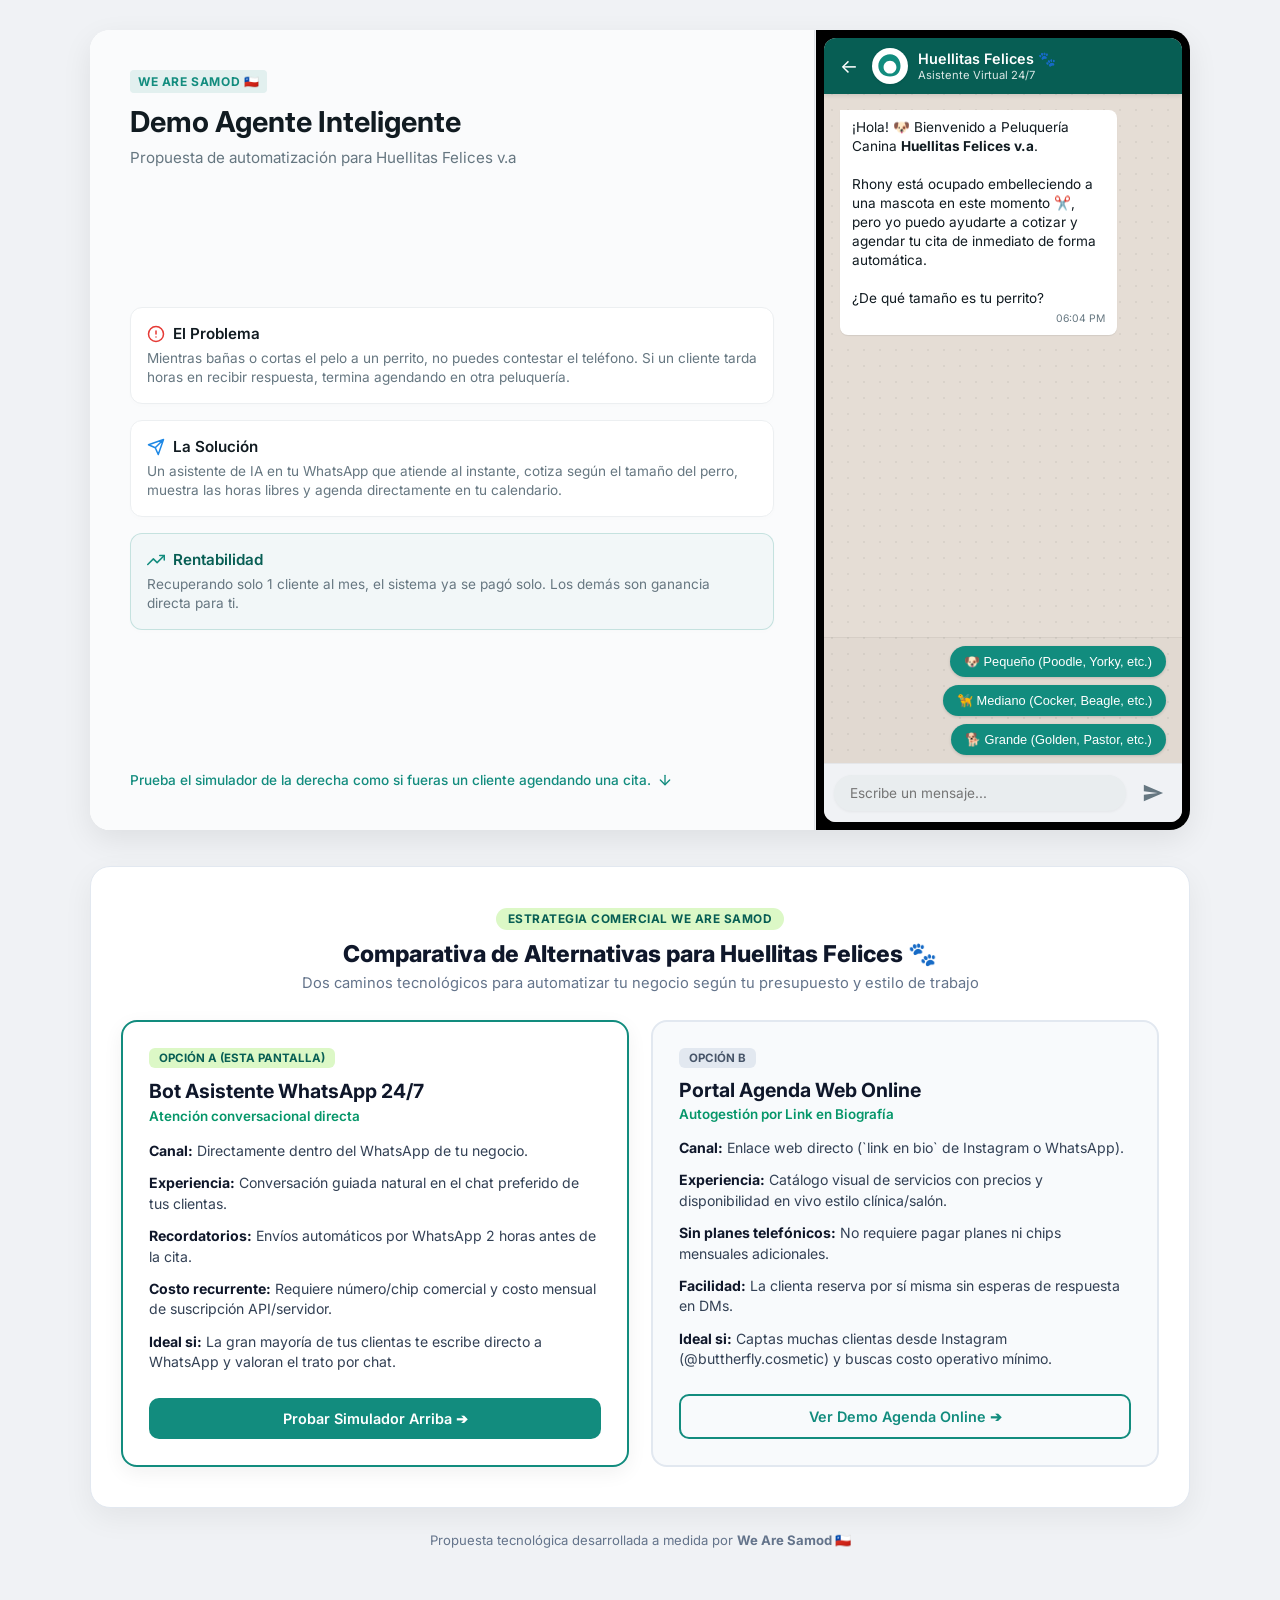
<file: src/index.html>
<!DOCTYPE html>
<html lang="es">
<head>
    <meta charset="UTF-8">
    <meta name="viewport" content="width=device-width, initial-scale=1.0">
    <title>Cargando Simulador... | We Are Samod</title>
    <!-- Fuente premium Google Fonts -->
    <link rel="preconnect" href="https://fonts.googleapis.com">
    <link rel="preconnect" href="https://fonts.gstatic.com" crossorigin>
    <link href="https://fonts.googleapis.com/css2?family=Inter:wght@400;500;600;700&display=swap" rel="stylesheet">
    <link rel="stylesheet" href="style.css?v=2.2.0">
    <style>
        /* Estilos integrados como respaldo garantizado contra cache */
        .comparison-matrix-section {
            width: 100%;
            max-width: 1100px;
            margin-top: 36px;
            background: #ffffff;
            border-radius: 20px;
            border: 1px solid #e2e8f0;
            box-shadow: 0 10px 30px rgba(0, 0, 0, 0.06);
            padding: 40px 30px;
            box-sizing: border-box;
        }
        .matrix-container { width: 100%; }
        .matrix-header { text-align: center; margin-bottom: 28px; }
        .matrix-badge {
            display: inline-block;
            background: var(--whatsapp-light, #DCF8C6);
            color: var(--whatsapp-green-dark, #075E54);
            font-size: 0.74rem;
            font-weight: 700;
            text-transform: uppercase;
            letter-spacing: 0.5px;
            padding: 4px 12px;
            border-radius: 20px;
            margin-bottom: 10px;
        }
        .matrix-header h2 {
            font-size: 1.45rem;
            font-weight: 800;
            color: #0f172a;
            margin-bottom: 6px;
        }
        .matrix-header p {
            font-size: 0.92rem;
            color: #64748b;
            max-width: 700px;
            margin: 0 auto;
        }
        .matrix-grid {
            display: grid;
            grid-template-columns: 1fr 1fr;
            gap: 22px;
        }
        .matrix-card {
            background: #f8fafc;
            border: 2px solid #e2e8f0;
            border-radius: 16px;
            padding: 26px;
            display: flex;
            flex-direction: column;
            justify-content: space-between;
            transition: transform 0.2s, box-shadow 0.2s;
        }
        .matrix-card:hover {
            transform: translateY(-2px);
            box-shadow: 0 8px 24px rgba(0, 0, 0, 0.06);
        }
        .matrix-card.featured {
            border-color: var(--whatsapp-green, #128C7E);
            background: #ffffff;
            box-shadow: 0 6px 20px rgba(0, 0, 0, 0.06);
        }
        .card-badge {
            display: inline-block;
            align-self: flex-start;
            font-size: 0.72rem;
            font-weight: 700;
            background: #e2e8f0;
            color: #475569;
            padding: 3px 10px;
            border-radius: 6px;
            margin-bottom: 10px;
            text-transform: uppercase;
        }
        .card-badge.highlight {
            background: var(--whatsapp-light, #DCF8C6);
            color: var(--whatsapp-green-dark, #075E54);
        }
        .matrix-card h4 {
            font-size: 1.22rem;
            font-weight: 700;
            color: #0f172a;
            margin-bottom: 4px;
        }
        .card-price-note {
            font-size: 0.84rem;
            font-weight: 600;
            color: #059669;
            margin-bottom: 16px;
        }
        .matrix-list {
            list-style: none;
            font-size: 0.88rem;
            color: #334155;
            display: flex;
            flex-direction: column;
            gap: 12px;
            margin-bottom: 24px;
            padding: 0;
        }
        .matrix-list li { line-height: 1.45; }
        .matrix-list li strong { color: #0f172a; }
        .btn-matrix {
            display: inline-flex;
            align-items: center;
            justify-content: center;
            gap: 8px;
            width: 100%;
            padding: 12px 20px;
            border-radius: 10px;
            font-size: 0.9rem;
            font-weight: 600;
            cursor: pointer;
            border: none;
            text-decoration: none;
            font-family: inherit;
            transition: all 0.2s;
            box-sizing: border-box;
        }
        .btn-matrix.btn-primary {
            background: var(--whatsapp-green, #128C7E);
            color: #ffffff;
        }
        .btn-matrix.btn-primary:hover {
            background: var(--whatsapp-green-dark, #075E54);
        }
        .btn-matrix.btn-outline {
            background: transparent;
            border: 2px solid var(--whatsapp-green, #128C7E);
            color: var(--whatsapp-green, #128C7E);
        }
        .btn-matrix.btn-outline:hover {
            background: var(--whatsapp-light, #DCF8C6);
        }
        .app-footer {
            width: 100%;
            max-width: 1100px;
            text-align: center;
            padding: 24px 0 10px;
            font-size: 0.82rem;
            color: #64748b;
        }
        @media (max-width: 768px) {
            .comparison-matrix-section {
                border-radius: 0;
                border-left: none;
                border-right: none;
                margin-top: 0;
                padding: 32px 16px;
                background: #ffffff;
            }
            .matrix-grid {
                grid-template-columns: 1fr;
                gap: 16px;
            }
            .matrix-header h2 {
                font-size: 1.25rem;
            }
        }
    </style>
</head>
<body>
    <!-- Pantalla de Carga Inicial -->
    <div id="loading-screen" class="loading-screen">
        <div class="spinner"></div>
        <p>Cargando propuesta interactiva...</p>
    </div>

    <div class="app-container" id="app-container" style="display: none;">
        
        <!-- Panel de Pitch Lateral (Visible en desktop) -->
        <div class="pitch-sidebar">
            <div class="brand-header">
                <span class="brand-tag">We Are Samod 🇨🇱</span>
                <h1 id="sidebar-title">Cargando...</h1>
                <p class="subtitle" id="sidebar-subtitle">Cargando...</p>
            </div>
            
            <div class="pitch-content">
                <div class="card">
                    <h3>
                        <svg class="card-icon" viewBox="0 0 24 24" fill="none" stroke="currentColor" stroke-width="2" stroke-linecap="round" stroke-linejoin="round">
                            <circle cx="12" cy="12" r="10"></circle>
                            <line x1="12" y1="8" x2="12" y2="12"></line>
                            <line x1="12" y1="16" x2="12.01" y2="16"></line>
                        </svg>
                        <span id="problem-title">El Problema</span>
                    </h3>
                    <p id="problem-desc">Cargando...</p>
                </div>
                
                <div class="card">
                    <h3>
                        <svg class="card-icon" viewBox="0 0 24 24" fill="none" stroke="currentColor" stroke-width="2" stroke-linecap="round" stroke-linejoin="round">
                            <path d="M22 2L11 13M22 2l-7 20-4-9-9-4 20-7z"></path>
                        </svg>
                        <span id="solution-title">La Solución</span>
                    </h3>
                    <p id="solution-desc">Cargando...</p>
                </div>
                
                <div class="card highlight">
                    <h3>
                        <svg class="card-icon" viewBox="0 0 24 24" fill="none" stroke="currentColor" stroke-width="2" stroke-linecap="round" stroke-linejoin="round">
                            <polyline points="23 6 13.5 15.5 8.5 10.5 1 18"></polyline>
                            <polyline points="17 6 23 6 23 12"></polyline>
                        </svg>
                        <span id="profit-title">Rentabilidad</span>
                    </h3>
                    <p id="profit-desc">Cargando...</p>
                </div>
            </div>
            
            <div class="pitch-footer">
                <p>
                    Prueba el simulador de la derecha como si fueras un cliente agendando una cita.
                    <svg class="footer-icon" viewBox="0 0 24 24" fill="none" stroke="currentColor" stroke-width="2" stroke-linecap="round" stroke-linejoin="round">
                        <line x1="12" y1="5" x2="12" y2="19"></line>
                        <polyline points="19 12 12 19 5 12"></polyline>
                    </svg>
                </p>
            </div>
        </div>

        <!-- Módulo del Teléfono Movil (Simulador de WhatsApp) -->
        <div class="phone-mockup">
            <div class="phone-screen">
                
                <!-- Cabecera de WhatsApp -->
                <div class="chat-header">
                    <div class="back-btn">&#8592;</div>
                    <div class="avatar" id="chat-avatar">
                        <!-- Se inyecta por JS (Grooming o Barbería) -->
                    </div>
                    <div class="contact-info">
                        <span class="contact-name" id="contact-name">Cargando...</span>
                        <span class="contact-status" id="contact-status">Cargando...</span>
                    </div>
                </div>

                <!-- Ventana de Mensajes -->
                <div class="chat-body" id="chat-body">
                    <!-- Los mensajes se cargarán dinámicamente -->
                </div>

                <!-- Panel de Respuestas Rápidas (Interactivo) -->
                <div class="quick-replies-container" id="quick-replies">
                    <!-- Los botones se insertarán dinámicamente con JS -->
                </div>

                <!-- Input de Escritura de WhatsApp -->
                <div class="chat-input-area">
                    <input type="text" id="chat-input" placeholder="Escribe un mensaje..." disabled>
                    <button id="send-btn" disabled>
                        <svg viewBox="0 0 24 24" fill="none" xmlns="http://www.w3.org/2000/svg">
                            <path d="M2.01 21L23 12L2.01 3L2 10L17 12L2 14L2.01 21Z" fill="#128C7E"/>
                        </svg>
                    </button>
                </div>
                
            </div>
        </div>

    </div>

    <!-- Sección Matriz Comparativa (Desktop & Mobile) -->
    <section class="comparison-matrix-section" id="comparison-section" style="display: none;">
        <div class="matrix-container">
            <div class="matrix-header">
                <div class="matrix-badge">Estrategia Comercial We Are Samod</div>
                <h2 id="matrix-title">Comparativa de Alternativas para Camila Galindo</h2>
                <p id="matrix-subtitle">Dos caminos tecnológicos para automatizar tu negocio según tu presupuesto y estilo de trabajo</p>
            </div>

            <div class="matrix-grid">
                <!-- Opción 1: WhatsApp -->
                <div class="matrix-card featured">
                    <div class="card-badge highlight">Opción A (Esta Pantalla)</div>
                    <h4>Bot Asistente WhatsApp 24/7</h4>
                    <div class="card-price-note">Atención conversacional directa</div>
                    <ul class="matrix-list">
                        <li><strong>Canal:</strong> Directamente dentro del WhatsApp de tu negocio.</li>
                        <li><strong>Experiencia:</strong> Conversación guiada natural en el chat preferido de tus clientas.</li>
                        <li><strong>Recordatorios:</strong> Envíos automáticos por WhatsApp 2 horas antes de la cita.</li>
                        <li><strong>Costo recurrente:</strong> Requiere número/chip comercial y costo mensual de suscripción API/servidor.</li>
                        <li><strong>Ideal si:</strong> La gran mayoría de tus clientas te escribe directo a WhatsApp y valoran el trato por chat.</li>
                    </ul>
                    <button class="btn-matrix btn-primary" onclick="window.scrollTo({top: 0, behavior: 'smooth'})">Probar Simulador Arriba ➔</button>
                </div>

                <!-- Opción 2: Agenda Web Online -->
                <div class="matrix-card">
                    <div class="card-badge">Opción B</div>
                    <h4>Portal Agenda Web Online</h4>
                    <div class="card-price-note">Autogestión por Link en Biografía</div>
                    <ul class="matrix-list">
                        <li><strong>Canal:</strong> Enlace web directo (`link en bio` de Instagram o WhatsApp).</li>
                        <li><strong>Experiencia:</strong> Catálogo visual de servicios con precios y disponibilidad en vivo estilo clínica/salón.</li>
                        <li><strong>Sin planes telefónicos:</strong> No requiere pagar planes ni chips mensuales adicionales.</li>
                        <li><strong>Facilidad:</strong> La clienta reserva por sí misma sin esperas de respuesta en DMs.</li>
                        <li><strong>Ideal si:</strong> Captas muchas clientas desde Instagram (@buttherfly.cosmetic) y buscas costo operativo mínimo.</li>
                    </ul>
                    <a href="agenda/" id="matrix-to-agenda-link" class="btn-matrix btn-outline">Ver Demo Agenda Online ➔</a>
                </div>
            </div>
        </div>
    </section>

    <!-- Footer -->
    <footer class="app-footer" style="display: none;">
        <p>Propuesta tecnológica desarrollada a medida por <strong>We Are Samod 🇨🇱</strong></p>
    </footer>
    
    <script src="script.js?v=2.2.0"></script>
</body>
</html>
</file>
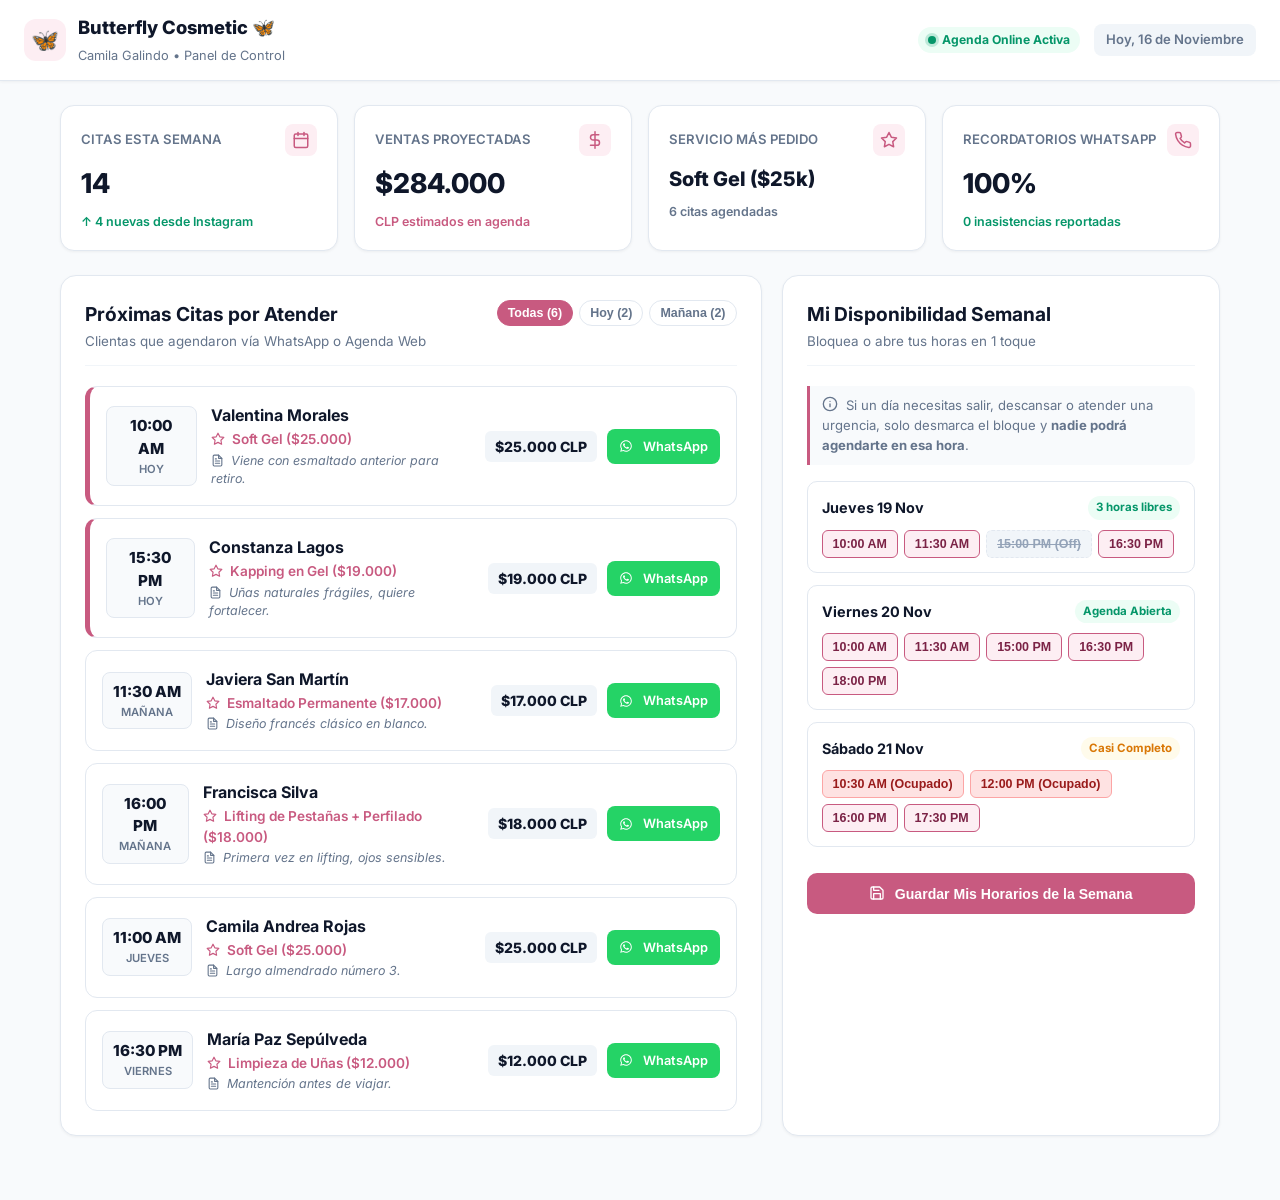
<file: src/admin/index.html>
<!DOCTYPE html>
<html lang="es">
<head>
    <meta charset="UTF-8">
    <meta name="viewport" content="width=device-width, initial-scale=1.0">
    <title>Panel de Administración | Butterfly Cosmetic</title>
    <link rel="preconnect" href="https://fonts.googleapis.com">
    <link rel="preconnect" href="https://fonts.gstatic.com" crossorigin>
    <link href="https://fonts.googleapis.com/css2?family=Inter:wght@400;500;600;700;800&display=swap" rel="stylesheet">
    <link rel="stylesheet" href="admin.css?v=1.0.0">
</head>
<body>
    <!-- Topbar Móvil / Desktop -->
    <header class="admin-topbar">
        <div class="topbar-left">
            <div class="brand-badge">
                <span class="brand-avatar-mini">🦋</span>
                <div>
                    <h1 id="brand-title">Butterfly Cosmetic</h1>
                    <span class="user-role" id="specialist-name">Camila Galindo • Panel Profesional</span>
                </div>
            </div>
        </div>
        <div class="topbar-right">
            <span class="live-pill"><span class="pulse-dot"></span> Agenda Online Activa</span>
            <div class="period-badge" id="current-date-badge">Hoy, 16 de Noviembre</div>
        </div>
    </header>

    <!-- Layout Principal -->
    <div class="admin-container">
        
        <!-- Métricas Rápidas del Negocio -->
        <section class="metrics-grid">
            <div class="metric-card">
                <div class="metric-header">
                    <span class="metric-title">Citas Esta Semana</span>
                    <span class="metric-icon">
                        <svg viewBox="0 0 24 24" fill="none" stroke="currentColor" stroke-width="2" stroke-linecap="round" stroke-linejoin="round" width="18" height="18"><rect x="3" y="4" width="18" height="18" rx="2" ry="2"></rect><line x1="16" y1="2" x2="16" y2="6"></line><line x1="8" y1="2" x2="8" y2="6"></line><line x1="3" y1="10" x2="21" y2="10"></line></svg>
                    </span>
                </div>
                <div class="metric-value" id="stat-weekly-count">14</div>
                <span class="metric-trend positive">↑ 4 nuevas desde Instagram</span>
            </div>

            <div class="metric-card">
                <div class="metric-header">
                    <span class="metric-title">Ventas Proyectadas</span>
                    <span class="metric-icon">
                        <svg viewBox="0 0 24 24" fill="none" stroke="currentColor" stroke-width="2" stroke-linecap="round" stroke-linejoin="round" width="18" height="18"><line x1="12" y1="1" x2="12" y2="23"></line><path d="M17 5H9.5a3.5 3.5 0 0 0 0 7h5a3.5 3.5 0 0 1 0 7H6"></path></svg>
                    </span>
                </div>
                <div class="metric-value" id="stat-revenue">$284.000</div>
                <span class="metric-trend highlight">CLP estimados en agenda</span>
            </div>

            <div class="metric-card">
                <div class="metric-header">
                    <span class="metric-title">Servicio Más Pedido</span>
                    <span class="metric-icon">
                        <svg viewBox="0 0 24 24" fill="none" stroke="currentColor" stroke-width="2" stroke-linecap="round" stroke-linejoin="round" width="18" height="18"><polygon points="12 2 15.09 8.26 22 9.27 17 14.14 18.18 21.02 12 17.77 5.82 21.02 7 14.14 2 9.27 8.91 8.26 12 2"></polygon></svg>
                    </span>
                </div>
                <div class="metric-value" style="font-size: 1.25rem;">Soft Gel ($25k)</div>
                <span class="metric-trend">6 citas agendadas</span>
            </div>

            <div class="metric-card">
                <div class="metric-header">
                    <span class="metric-title">Recordatorios WhatsApp</span>
                    <span class="metric-icon">
                        <svg viewBox="0 0 24 24" fill="none" stroke="currentColor" stroke-width="2" stroke-linecap="round" stroke-linejoin="round" width="18" height="18"><path d="M22 16.92v3a2 2 0 0 1-2.18 2 19.79 19.79 0 0 1-8.63-3.07 19.5 19.5 0 0 1-6-6 19.79 19.79 0 0 1-3.07-8.67A2 2 0 0 1 4.11 2h3a2 2 0 0 1 2 1.72 12.84 12.84 0 0 0 .7 2.81 2 2 0 0 1-.45 2.11L8.09 9.91a16 16 0 0 0 6 6l1.27-1.27a2 2 0 0 1 2.11-.45 12.84 12.84 0 0 0 2.81.7A2 2 0 0 1 22 16.92z"></path></svg>
                    </span>
                </div>
                <div class="metric-value">100%</div>
                <span class="metric-trend positive">0 inasistencias reportadas</span>
            </div>
        </section>

        <!-- Bloque Principal: Citas Pendientes + Control de Disponibilidad -->
        <div class="main-content-split">
            
            <!-- Columna Izquierda: Listado de Citas Agendadas -->
            <section class="admin-panel appointments-section">
                <div class="panel-header">
                    <div>
                        <h2>Próximas Citas por Atender</h2>
                        <p class="subtitle">Clientas que agendaron vía WhatsApp o Agenda Web</p>
                    </div>
                    <div class="filter-pills">
                        <button class="pill active" data-filter="all">Todas (6)</button>
                        <button class="pill" data-filter="today">Hoy (2)</button>
                        <button class="pill" data-filter="tomorrow">Mañana (2)</button>
                    </div>
                </div>

                <!-- Lista de Citas -->
                <div class="appointments-list" id="appointments-list">
                    <!-- Inyectado dinámicamente con JS -->
                </div>
            </section>

            <!-- Columna Derecha: Control de Horarios y Disponibilidad Semanal -->
            <aside class="admin-panel availability-section">
                <div class="panel-header">
                    <div>
                        <h2>Mi Disponibilidad Semanal</h2>
                        <p class="subtitle">Bloquea o abre tus horas en 1 toque</p>
                    </div>
                </div>

                <div class="availability-body">
                    <p class="help-text">
                        <svg viewBox="0 0 24 24" fill="none" stroke="currentColor" stroke-width="2" stroke-linecap="round" stroke-linejoin="round" width="16" height="16" style="vertical-align: -2px; margin-right: 4px;"><circle cx="12" cy="12" r="10"></circle><line x1="12" y1="16" x2="12" y2="12"></line><line x1="12" y1="8" x2="12.01" y2="8"></line></svg>
                        Si un día necesitas salir, descansar o atender una urgencia, solo desmarca el bloque y <strong>nadie podrá agendarte en esa hora</strong>.
                    </p>

                    <div class="day-slot-control">
                        <div class="day-row">
                            <span class="day-label">Jueves 19 Nov</span>
                            <span class="status-pill open">3 horas libres</span>
                        </div>
                        <div class="time-chips-toggle">
                            <button class="chip active">10:00 AM</button>
                            <button class="chip active">11:30 AM</button>
                            <button class="chip blocked" title="Bloqueado por ti">15:00 PM (Off)</button>
                            <button class="chip active">16:30 PM</button>
                        </div>
                    </div>

                    <div class="day-slot-control">
                        <div class="day-row">
                            <span class="day-label">Viernes 20 Nov</span>
                            <span class="status-pill open">Agenda Abierta</span>
                        </div>
                        <div class="time-chips-toggle">
                            <button class="chip active">10:00 AM</button>
                            <button class="chip active">11:30 AM</button>
                            <button class="chip active">15:00 PM</button>
                            <button class="chip active">16:30 PM</button>
                            <button class="chip active">18:00 PM</button>
                        </div>
                    </div>

                    <div class="day-slot-control">
                        <div class="day-row">
                            <span class="day-label">Sábado 21 Nov</span>
                            <span class="status-pill full">Casi Completo</span>
                        </div>
                        <div class="time-chips-toggle">
                            <button class="chip booked" title="Ya reservado por Valentina Morales">10:30 AM (Ocupado)</button>
                            <button class="chip booked" title="Ya reservado por Constanza Lagos">12:00 PM (Ocupado)</button>
                            <button class="chip active">16:00 PM</button>
                            <button class="chip active">17:30 PM</button>
                        </div>
                    </div>

                    <button class="btn btn-save-availability" onclick="alert('Horarios guardados y actualizados en la Agenda Online!')">
                        <svg viewBox="0 0 24 24" fill="none" stroke="currentColor" stroke-width="2" stroke-linecap="round" stroke-linejoin="round" width="16" height="16" style="vertical-align: -2px; margin-right: 6px;"><path d="M19 21H5a2 2 0 0 1-2-2V5a2 2 0 0 1 2-2h11l5 5v11a2 2 0 0 1-2 2z"></path><polyline points="17 21 17 13 7 13 7 21"></polyline><polyline points="7 3 7 8 15 8"></polyline></svg>
                        Guardar Mis Horarios de la Semana
                    </button>
                </div>
            </aside>

        </div>

    </div>

    <!-- Modal Rápido de Detalle de Cita -->
    <div id="appointment-modal" class="modal-overlay" style="display: none;">
        <div class="modal-card">
            <div class="modal-header">
                <h3>Detalle de la Cita</h3>
                <button class="close-modal" id="close-modal-btn">&times;</button>
            </div>
            <div class="modal-body" id="modal-content">
                <!-- Se llena con JS -->
            </div>
        </div>
    </div>

    <script src="admin.js?v=1.0.0"></script>
</body>
</html>
</file>
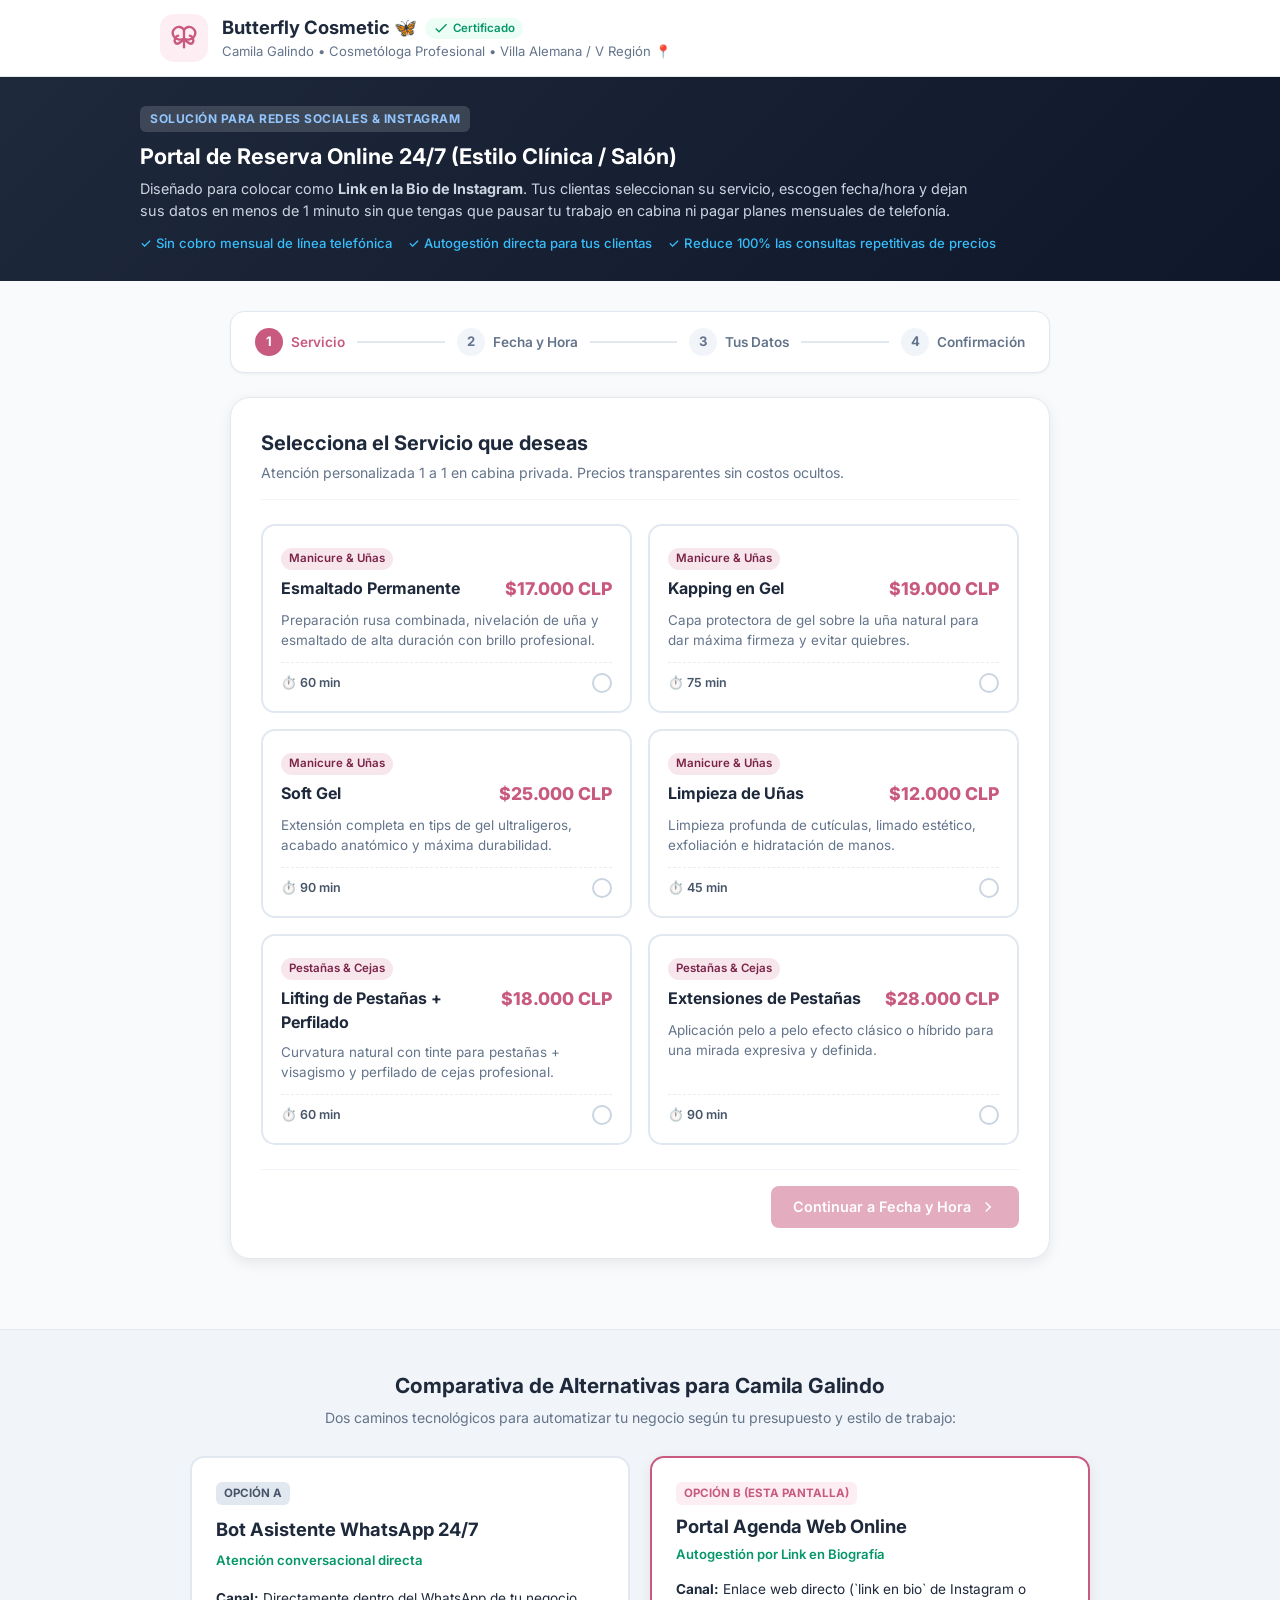
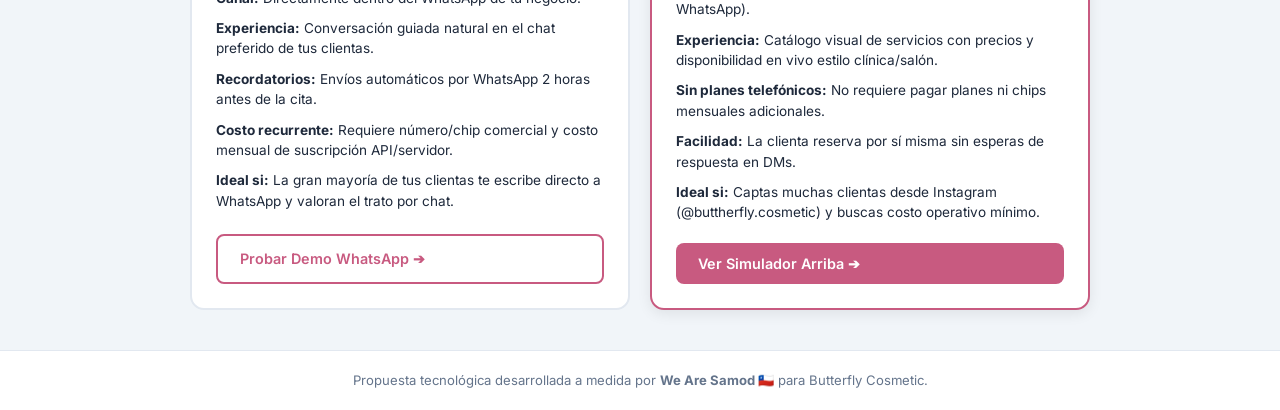
<file: src/agenda/index.html>
<!DOCTYPE html>
<html lang="es">
<head>
    <meta charset="UTF-8">
    <meta name="viewport" content="width=device-width, initial-scale=1.0">
    <title>Cargando Agenda Online... | We Are Samod</title>
    <!-- Fuente Inter -->
    <link rel="preconnect" href="https://fonts.googleapis.com">
    <link rel="preconnect" href="https://fonts.gstatic.com" crossorigin>
    <link href="https://fonts.googleapis.com/css2?family=Inter:wght@300;400;500;600;700;800&display=swap" rel="stylesheet">
    <link rel="stylesheet" href="agenda.css?v=2.2.0">
</head>
<body>
    <!-- Pantalla de Carga -->
    <div id="loading-screen" class="loading-screen">
        <div class="spinner"></div>
        <p>Cargando portal de agendamiento online...</p>
    </div>

    <!-- Contenedor Principal -->
    <div class="agenda-layout" id="agenda-layout" style="display: none;">
        
        <!-- Barra Superior / Header Clínico -->
        <header class="agenda-header">
            <div class="header-container">
                <div class="brand-block">
                    <div class="brand-avatar" id="brand-avatar">
                        <!-- Icono / Avatar inyectado dinámicamente -->
                    </div>
                    <div class="brand-details">
                        <div class="title-row">
                            <h1 id="brand-name">Cargando...</h1>
                            <span class="verified-badge" title="Profesional Certificada">
                                <svg viewBox="0 0 24 24" fill="currentColor" width="16" height="16">
                                    <path d="M9 16.17L4.83 12l-1.42 1.41L9 19 21 7l-1.41-1.41z"/>
                                </svg>
                                Certificado
                            </span>
                        </div>
                        <p class="brand-meta" id="brand-meta">Cargando datos del especialista...</p>
                    </div>
                </div>
            </div>
        </header>

        <!-- Banner Comparativo Ejecutivo (Pitch We Are Samod) -->
        <section class="executive-banner">
            <div class="banner-content">
                <div class="banner-tag">Solución para Redes Sociales & Instagram</div>
                <h2>Portal de Reserva Online 24/7 (Estilo Clínica / Salón)</h2>
                <p>
                    Diseñado para colocar como <strong>Link en la Bio de Instagram</strong>. Tus clientas seleccionan su servicio, escogen fecha/hora y dejan sus datos en menos de 1 minuto sin que tengas que pausar tu trabajo en cabina ni pagar planes mensuales de telefonía.
                </p>
                <div class="banner-perks">
                    <span class="perk-item">✓ Sin cobro mensual de línea telefónica</span>
                    <span class="perk-item">✓ Autogestión directa para tus clientas</span>
                    <span class="perk-item">✓ Reduce 100% las consultas repetitivas de precios</span>
                </div>
            </div>
        </section>

        <!-- Contenedor del Flujo de Agendamiento -->
        <main class="booking-container">
            
            <!-- Barra de Pasos (Stepper) -->
            <div class="stepper-bar">
                <div class="step-item active" id="step-nav-1">
                    <span class="step-num">1</span>
                    <span class="step-label">Servicio</span>
                </div>
                <div class="step-line" id="step-line-1"></div>
                <div class="step-item" id="step-nav-2">
                    <span class="step-num">2</span>
                    <span class="step-label">Fecha y Hora</span>
                </div>
                <div class="step-line" id="step-line-2"></div>
                <div class="step-item" id="step-nav-3">
                    <span class="step-num">3</span>
                    <span class="step-label">Tus Datos</span>
                </div>
                <div class="step-line" id="step-line-3"></div>
                <div class="step-item" id="step-nav-4">
                    <span class="step-num">4</span>
                    <span class="step-label">Confirmación</span>
                </div>
            </div>

            <!-- PASO 1: SELECCIÓN DE SERVICIO -->
            <section class="booking-step-panel" id="panel-step-1">
                <div class="section-title-box">
                    <h2>Selecciona el Servicio que deseas</h2>
                    <p>Atención personalizada 1 a 1 en cabina privada. Precios transparentes sin costos ocultos.</p>
                </div>

                <div class="services-grid" id="services-grid">
                    <!-- Se inyecta dinámicamente con JS -->
                </div>

                <div class="step-actions right">
                    <button class="btn btn-primary" id="btn-to-step-2" disabled>
                        <span>Continuar a Fecha y Hora</span>
                        <svg viewBox="0 0 24 24" fill="none" stroke="currentColor" stroke-width="2" width="18" height="18"><polyline points="9 18 15 12 9 6"></polyline></svg>
                    </button>
                </div>
            </section>

            <!-- PASO 2: SELECCIÓN DE FECHA Y HORA -->
            <section class="booking-step-panel" id="panel-step-2" style="display: none;">
                <div class="section-title-box">
                    <h2>Selecciona Día y Horario</h2>
                    <p>Disponibilidad en tiempo real para esta semana en Villa Alemana.</p>
                </div>

                <!-- Resumen rápido del servicio elegido -->
                <div class="selected-service-summary" id="selected-service-chip">
                    <!-- Inyectado por JS -->
                </div>

                <!-- Selector de Fechas (Carrusel semanal) -->
                <div class="date-strip-wrapper">
                    <label class="input-label">Días Disponibles:</label>
                    <div class="date-strip" id="date-strip">
                        <!-- Botones de fecha inyectados dinámicamente -->
                    </div>
                </div>

                <!-- Selector de Bloques Horarios -->
                <div class="time-slots-wrapper">
                    <label class="input-label">Bloques de Hora:</label>
                    
                    <div class="time-block-group">
                        <span class="block-subtitle">🌅 Mañana</span>
                        <div class="slots-grid" id="morning-slots">
                            <!-- Inyectado por JS -->
                        </div>
                    </div>

                    <div class="time-block-group">
                        <span class="block-subtitle">🌇 Tarde</span>
                        <div class="slots-grid" id="afternoon-slots">
                            <!-- Inyectado por JS -->
                        </div>
                    </div>
                </div>

                <div class="step-actions split">
                    <button class="btn btn-secondary" id="btn-back-to-1">
                        <svg viewBox="0 0 24 24" fill="none" stroke="currentColor" stroke-width="2" width="18" height="18"><polyline points="15 18 9 12 15 6"></polyline></svg>
                        <span>Volver a Servicios</span>
                    </button>
                    <button class="btn btn-primary" id="btn-to-step-3" disabled>
                        <span>Continuar a Mis Datos</span>
                        <svg viewBox="0 0 24 24" fill="none" stroke="currentColor" stroke-width="2" width="18" height="18"><polyline points="9 18 15 12 9 6"></polyline></svg>
                    </button>
                </div>
            </section>

            <!-- PASO 3: FORMULARIO DE CLIENTA -->
            <section class="booking-step-panel" id="panel-step-3" style="display: none;">
                <div class="section-title-box">
                    <h2>Información de Contacto</h2>
                    <p>Completa tus datos para agendar formalmente la cita y enviarte el recordatorio.</p>
                </div>

                <div class="form-grid">
                    <div class="form-group">
                        <label for="client-name">Nombre y Apellido *</label>
                        <input type="text" id="client-name" class="form-control" placeholder="Ej: Valentina Morales" required>
                    </div>

                    <div class="form-group">
                        <label for="client-phone">Teléfono WhatsApp *</label>
                        <input type="tel" id="client-phone" class="form-control" placeholder="+56 9 1234 5678" required>
                    </div>

                    <div class="form-group full-width">
                        <label for="client-email">Correo Electrónico (Para recordatorio)</label>
                        <input type="email" id="client-email" class="form-control" placeholder="ejemplo@correo.com">
                    </div>

                    <div class="form-group full-width">
                        <label for="client-notes">Detalle o requerimiento especial (Opcional)</label>
                        <textarea id="client-notes" class="form-control" rows="3" placeholder="Ej: Traigo esmaltado anterior para retirar, diseño especial de nail art, piel sensible, etc."></textarea>
                    </div>
                </div>

                <!-- Resumen previo a confirmar -->
                <div class="pre-confirm-box" id="pre-confirm-summary">
                    <!-- Resumen del horario y servicio -->
                </div>

                <div class="step-actions split">
                    <button class="btn btn-secondary" id="btn-back-to-2">
                        <svg viewBox="0 0 24 24" fill="none" stroke="currentColor" stroke-width="2" width="18" height="18"><polyline points="15 18 9 12 15 6"></polyline></svg>
                        <span>Cambiar Fecha u Hora</span>
                    </button>
                    <button class="btn btn-primary btn-confirm" id="btn-submit-booking">
                        <span>Confirmar Mi Reserva</span>
                        <svg viewBox="0 0 24 24" fill="none" stroke="currentColor" stroke-width="2" width="18" height="18"><polyline points="20 6 9 17 4 12"></polyline></svg>
                    </button>
                </div>
            </section>

            <!-- PASO 4: VOUCHER / COMPROBANTE DIGITAL DE RESERVA -->
            <section class="booking-step-panel" id="panel-step-4" style="display: none;">
                <div class="voucher-wrapper">
                    
                    <div class="voucher-success-header">
                        <div class="success-icon">
                            <svg viewBox="0 0 24 24" fill="none" stroke="currentColor" stroke-width="2.5" stroke-linecap="round" stroke-linejoin="round" width="36" height="36">
                                <path d="M22 11.08V12a10 10 0 1 1-5.93-9.14"></path>
                                <polyline points="22 4 12 14.01 9 11.01"></polyline>
                            </svg>
                        </div>
                        <h2>¡Cita Reservada con Éxito!</h2>
                        <p>Tu hora ha quedado bloqueada en el calendario de la profesional.</p>
                    </div>

                    <!-- Tarjeta / Ficha Clínica de Reserva -->
                    <div class="clinical-voucher-card">
                        <div class="voucher-card-top">
                            <div>
                                <span class="voucher-folio" id="voucher-folio">FOLIO: #BC-0000</span>
                                <h3 id="voucher-specialist">Camila Galindo</h3>
                                <p class="voucher-role" id="voucher-role">Cosmetóloga Profesional</p>
                            </div>
                            <span class="voucher-status-badge">RESERVADO</span>
                        </div>

                        <div class="voucher-card-body">
                            <div class="voucher-item">
                                <span class="v-label">Clienta</span>
                                <span class="v-value" id="voucher-client-name">-</span>
                            </div>
                            <div class="voucher-item">
                                <span class="v-label">Servicio</span>
                                <span class="v-value highlight" id="voucher-service">-</span>
                            </div>
                            <div class="voucher-item">
                                <span class="v-label">Fecha</span>
                                <span class="v-value" id="voucher-date">-</span>
                            </div>
                            <div class="voucher-item">
                                <span class="v-label">Horario</span>
                                <span class="v-value" id="voucher-time">-</span>
                            </div>
                            <div class="voucher-item">
                                <span class="v-label">Valor Estimado</span>
                                <span class="v-value price-tag" id="voucher-price">-</span>
                            </div>
                            <div class="voucher-item">
                                <span class="v-label">Ubicación</span>
                                <span class="v-value" id="voucher-location">Villa Alemana, V Región 📍</span>
                            </div>
                        </div>

                        <div class="voucher-card-footer">
                            <p class="voucher-hint">
                                💡 Recuerda asistir 5 minutos antes. Ante cualquier eventualidad, puedes coordinar directamente por WhatsApp.
                            </p>
                        </div>
                    </div>

                    <!-- Acciones del Comprobante -->
                    <div class="voucher-actions">
                        <a href="#" id="btn-whatsapp-confirm" target="_blank" class="btn btn-whatsapp">
                            <svg viewBox="0 0 24 24" fill="currentColor" width="20" height="20">
                                <path d="M12.04 2c-5.46 0-9.91 4.45-9.91 9.91 0 1.75.46 3.45 1.32 4.95L2.05 22l5.25-1.38c1.45.79 3.08 1.21 4.74 1.21 5.46 0 9.91-4.45 9.91-9.91 0-5.46-4.45-9.92-9.91-9.92zm0 18.17c-1.48 0-2.93-.4-4.2-1.15l-.3-.18-3.12.82.83-3.04-.2-.31c-.82-1.31-1.26-2.83-1.26-4.4 0-4.54 3.7-8.24 8.25-8.24 4.55 0 8.25 3.7 8.25 8.24 0 4.54-3.7 8.26-8.25 8.26zm4.52-6.19c-.25-.12-1.47-.72-1.7-.81-.23-.08-.39-.12-.56.12-.17.25-.64.81-.79.97-.14.17-.29.19-.54.06-.25-.12-1.05-.39-2-1.23-.74-.66-1.24-1.47-1.39-1.72-.14-.25-.02-.38.11-.51.11-.11.25-.29.37-.43.12-.15.17-.25.25-.42.08-.17.04-.31-.02-.44-.06-.12-.56-1.34-.76-1.84-.2-.48-.41-.42-.56-.43h-.48c-.17 0-.44.06-.67.31-.23.25-.88.86-.88 2.1 0 1.24.9 2.44 1.03 2.61.12.17 1.77 2.7 4.29 3.79.6.26 1.07.41 1.44.53.6.19 1.15.16 1.58.1.48-.07 1.47-.6 1.68-1.18.21-.58.21-1.07.15-1.18-.07-.12-.23-.19-.48-.31z"/>
                            </svg>
                            <span>Enviar Resumen a Camila por WhatsApp</span>
                        </a>
                        <button class="btn btn-secondary" id="btn-restart-booking">
                            <span>🔄 Agendar Otra Cita</span>
                        </button>
                    </div>

                </div>
            </section>

        </main>

        <!-- Matriz Comparativa para la Reunión Comercial -->
        <section class="comparison-matrix-section">
            <div class="matrix-container">
                <div class="matrix-header">
                    <h3>Comparativa de Alternativas para Camila Galindo</h3>
                    <p>Dos caminos tecnológicos para automatizar tu negocio según tu presupuesto y estilo de trabajo:</p>
                </div>

                <div class="matrix-grid">
                    <!-- Opción 1: WhatsApp -->
                    <div class="matrix-card">
                        <div class="card-badge">Opción A</div>
                        <h4>Bot Asistente WhatsApp 24/7</h4>
                        <div class="card-price-note">Atención conversacional directa</div>
                        <ul class="matrix-list">
                            <li><strong>Canal:</strong> Directamente dentro del WhatsApp de tu negocio.</li>
                            <li><strong>Experiencia:</strong> Conversación guiada natural en el chat preferido de tus clientas.</li>
                            <li><strong>Recordatorios:</strong> Envíos automáticos por WhatsApp 2 horas antes de la cita.</li>
                            <li><strong>Costo recurrente:</strong> Requiere número/chip comercial y costo mensual de suscripción API/servidor.</li>
                            <li><strong>Ideal si:</strong> La gran mayoría de tus clientas te escribe directo a WhatsApp y valoran el trato por chat.</li>
                        </ul>
                        <a href="../" id="matrix-to-chat-btn" class="btn btn-outline">Probar Demo WhatsApp ➔</a>
                    </div>

                    <!-- Opción 2: Agenda Web Online -->
                    <div class="matrix-card featured">
                        <div class="card-badge highlight">Opción B (Esta Pantalla)</div>
                        <h4>Portal Agenda Web Online</h4>
                        <div class="card-price-note">Autogestión por Link en Biografía</div>
                        <ul class="matrix-list">
                            <li><strong>Canal:</strong> Enlace web directo (`link en bio` de Instagram o WhatsApp).</li>
                            <li><strong>Experiencia:</strong> Catálogo visual de servicios con precios y disponibilidad en vivo estilo clínica/salón.</li>
                            <li><strong>Sin planes telefónicos:</strong> No requiere pagar planes ni chips mensuales adicionales.</li>
                            <li><strong>Facilidad:</strong> La clienta reserva por sí misma sin esperas de respuesta en DMs.</li>
                            <li><strong>Ideal si:</strong> Captas muchas clientas desde Instagram (@buttherfly.cosmetic) y buscas costo operativo mínimo.</li>
                        </ul>
                        <button class="btn btn-primary" onclick="window.scrollTo({top: 0, behavior: 'smooth'})">Ver Simulador Arriba ➔</button>
                    </div>
                </div>
            </div>
        </section>

        <!-- Footer -->
        <footer class="agenda-footer">
            <p>Propuesta tecnológica desarrollada a medida por <strong>We Are Samod 🇨🇱</strong> para Butterfly Cosmetic.</p>
        </footer>

    </div>

    <!-- Script del Agendamiento Web -->
    <script src="agenda.js?v=2.2.0"></script>
</body>
</html>
</file>
<file: src/style.css>
/* General resets and root tokens */
:root {
    --whatsapp-green-dark: #075E54;
    --whatsapp-green: #128C7E;
    --whatsapp-light: #dcf8c6;
    --bg-app: #f0f2f5;
    --bg-chat: #e5ddd5;
    --text-primary: #111b21;
    --text-secondary: #667781;
    --sidebar-width: 380px;
    --font-stack: 'Inter', -apple-system, BlinkMacSystemFont, "Segoe UI", Roboto, Helvetica, Arial, sans-serif;
}

* {
    box-sizing: border-box;
    margin: 0;
    padding: 0;
}

body {
    font-family: var(--font-stack);
    background-color: var(--bg-app);
    color: var(--text-primary);
    min-height: 100vh;
    display: flex;
    flex-direction: column;
    align-items: center;
    justify-content: flex-start;
    padding: 30px 16px 50px;
    overflow-x: hidden;
}

/* Pantalla de Carga */
.loading-screen {
    position: fixed;
    top: 0;
    left: 0;
    width: 100%;
    height: 100%;
    background-color: #ffffff;
    display: flex;
    flex-direction: column;
    justify-content: center;
    align-items: center;
    gap: 16px;
    z-index: 100;
}

.loading-screen p {
    font-size: 0.9rem;
    color: var(--text-secondary);
    font-weight: 500;
}

.spinner {
    width: 40px;
    height: 40px;
    border: 3.5px solid rgba(18, 140, 126, 0.1);
    border-radius: 50%;
    border-top-color: var(--whatsapp-green);
    animation: spin 1s ease-in-out infinite;
}

@keyframes spin {
    to { transform: rotate(360deg); }
}

/* Layout Container */
.app-container {
    display: flex;
    width: 100%;
    max-width: 1100px;
    height: 90vh;
    min-height: 600px;
    max-height: 800px;
    background-color: #ffffff;
    border-radius: 20px;
    box-shadow: 0 10px 30px rgba(0, 0, 0, 0.08);
    overflow: hidden;
    animation: fadeIn 0.4s ease-out forwards;
}

@keyframes fadeIn {
    from { opacity: 0; transform: translateY(10px); }
    to { opacity: 1; transform: translateY(0); }
}

/* Sidebar Pitch Deck */
.pitch-sidebar {
    flex: 1;
    width: var(--sidebar-width);
    background-color: #fafbfc;
    border-right: 1px solid #e1e4e8;
    padding: 40px;
    display: flex;
    flex-direction: column;
    justify-content: space-between;
}

.brand-header .brand-tag {
    font-size: 0.75rem;
    font-weight: 700;
    color: var(--whatsapp-green);
    text-transform: uppercase;
    letter-spacing: 0.05em;
    background-color: rgba(18, 140, 126, 0.1);
    padding: 4px 8px;
    border-radius: 4px;
    display: inline-block;
    margin-bottom: 12px;
}

.brand-header h1 {
    font-size: 1.8rem;
    font-weight: 700;
    color: var(--text-primary);
    line-height: 1.2;
    margin-bottom: 8px;
}

.brand-header .subtitle {
    font-size: 0.95rem;
    color: var(--text-secondary);
}

.pitch-content {
    display: flex;
    flex-direction: column;
    gap: 16px;
    margin: 30px 0;
}

.card {
    background-color: #ffffff;
    padding: 16px;
    border-radius: 12px;
    border: 1px solid #eceff1;
    box-shadow: 0 2px 6px rgba(0, 0, 0, 0.01);
}

.card h3 {
    font-size: 0.95rem;
    font-weight: 600;
    margin-bottom: 6px;
    display: flex;
    align-items: center;
    gap: 8px;
}

.card-icon {
    width: 18px;
    height: 18px;
    flex-shrink: 0;
}

/* Colores personalizados para cada ícono según su estado */
.card:nth-child(1) .card-icon {
    color: #e53935; /* Rojo para el problema */
}

.card:nth-child(2) .card-icon {
    color: #1e88e5; /* Azul para la solución */
}

.card:nth-child(3) .card-icon {
    color: var(--whatsapp-green); /* Verde para rentabilidad */
}

.card p {
    font-size: 0.85rem;
    color: var(--text-secondary);
    line-height: 1.4;
}

.card.highlight {
    background-color: rgba(18, 140, 126, 0.03);
    border-color: rgba(18, 140, 126, 0.2);
}

.card.highlight h3 {
    color: var(--whatsapp-green-dark);
}

.pitch-footer p {
    font-size: 0.85rem;
    font-weight: 500;
    color: var(--whatsapp-green);
    line-height: 1.4;
    display: flex;
    align-items: center;
    gap: 6px;
}

.footer-icon {
    width: 16px;
    height: 16px;
    flex-shrink: 0;
    animation: arrowBounce 1.5s infinite ease-in-out;
}

@keyframes arrowBounce {
    0%, 100% { transform: translateY(0); }
    50% { transform: translateY(3px); }
}

/* Smartphone Mockup */
.phone-mockup {
    width: 375px;
    height: 100%;
    background-color: #000000;
    padding: 8px;
    display: flex;
    justify-content: center;
    align-items: center;
    border-left: 1px solid #f0f2f5;
}

.phone-screen {
    width: 100%;
    height: 100%;
    background-color: var(--bg-chat);
    border-radius: 12px;
    overflow: hidden;
    position: relative;
    display: flex;
    flex-direction: column;
    /* Fondo con textura ligera de chat de WhatsApp */
    background-image: radial-gradient(rgba(0,0,0,0.05) 1px, transparent 0);
    background-size: 16px 16px;
}

/* WhatsApp Chat Header */
.chat-header {
    background-color: var(--whatsapp-green-dark);
    color: #ffffff;
    padding: 10px 16px;
    display: flex;
    align-items: center;
    gap: 10px;
    z-index: 10;
    box-shadow: 0 2px 4px rgba(0,0,0,0.1);
}

.back-btn {
    font-size: 1.2rem;
    cursor: pointer;
    margin-right: 4px;
}

.chat-header .avatar {
    width: 36px;
    height: 36px;
    background-color: #ffffff;
    border-radius: 50%;
    display: flex;
    justify-content: center;
    align-items: center;
    padding: 4px;
    box-shadow: 0 1px 3px rgba(0,0,0,0.1);
}

.chat-header .avatar svg {
    width: 100%;
    height: 100%;
}

.contact-info {
    display: flex;
    flex-direction: column;
}

.contact-name {
    font-size: 0.9rem;
    font-weight: 600;
}

.contact-status {
    font-size: 0.7rem;
    opacity: 0.85;
}

/* Chat Body (Messages Container) */
.chat-body {
    flex: 1;
    padding: 16px;
    display: flex;
    flex-direction: column;
    gap: 12px;
    overflow-y: auto;
    scroll-behavior: smooth;
}

/* WhatsApp Message Bubble */
.message {
    max-width: 85%;
    padding: 8px 12px;
    border-radius: 8px;
    font-size: 0.85rem;
    line-height: 1.4;
    position: relative;
    box-shadow: 0 1px 1px rgba(0,0,0,0.08);
    animation: slideIn 0.3s ease-out forwards;
    transform: translateY(10px);
    opacity: 0;
}

@keyframes slideIn {
    to {
        transform: translateY(0);
        opacity: 1;
    }
}

.message.received {
    background-color: #ffffff;
    align-self: flex-start;
    border-top-left-radius: 0;
}

.message.sent {
    background-color: var(--whatsapp-light);
    align-self: flex-end;
    border-top-right-radius: 0;
}

.message-content {
    white-space: pre-wrap;
    word-break: break-word;
}

.message-time {
    font-size: 0.65rem;
    color: var(--text-secondary);
    text-align: right;
    margin-top: 4px;
}

/* Typing Indicator Animation */
.typing-indicator {
    display: flex;
    align-items: center;
    gap: 4px;
    padding: 8px 12px;
    background-color: #ffffff;
    border-radius: 8px;
    border-top-left-radius: 0;
    align-self: flex-start;
    box-shadow: 0 1px 1px rgba(0,0,0,0.08);
}

.typing-dot {
    width: 6px;
    height: 6px;
    background-color: var(--text-secondary);
    border-radius: 50%;
    animation: typingBounce 1.4s infinite ease-in-out both;
}

.typing-dot:nth-child(1) { animation-delay: -0.32s; }
.typing-dot:nth-child(2) { animation-delay: -0.16s; }

@keyframes typingBounce {
    0%, 80%, 100% { transform: scale(0); }
    40% { transform: scale(1); }
}

/* Quick Replies Buttons (Interaction) */
.quick-replies-container {
    padding: 8px 16px;
    display: flex;
    flex-wrap: wrap;
    gap: 8px;
    justify-content: flex-end;
    background-color: rgba(0, 0, 0, 0.02);
    border-top: 1px solid rgba(0, 0, 0, 0.05);
}

.quick-reply-btn {
    background-color: var(--whatsapp-green);
    color: #ffffff;
    border: none;
    padding: 8px 14px;
    border-radius: 18px;
    font-size: 0.8rem;
    font-weight: 500;
    cursor: pointer;
    box-shadow: 0 1px 3px rgba(0,0,0,0.15);
    transition: background-color 0.2s, transform 0.1s;
    animation: popIn 0.3s ease-out forwards;
}

.quick-reply-btn:hover {
    background-color: var(--whatsapp-green-dark);
}

.quick-reply-btn:active {
    transform: scale(0.95);
}

@keyframes popIn {
    from {
        transform: scale(0.8);
        opacity: 0;
    }
    to {
        transform: scale(1);
        opacity: 1;
    }
}

/* WhatsApp Bottom Input Area */
.chat-input-area {
    padding: 10px;
    background-color: #f0f2f5;
    display: flex;
    align-items: center;
    gap: 8px;
    border-top: 1px solid rgba(0, 0, 0, 0.05);
}

.chat-input-area input {
    flex: 1;
    border: none;
    border-radius: 20px;
    padding: 10px 16px;
    font-size: 0.85rem;
    font-family: var(--font-stack);
    outline: none;
    background-color: #ffffff;
    box-shadow: 0 1px 3px rgba(0,0,0,0.05);
}

.chat-input-area input:disabled {
    background-color: #e9edef;
    cursor: not-allowed;
}

.chat-input-area button {
    width: 38px;
    height: 38px;
    border-radius: 50%;
    background-color: transparent;
    border: none;
    display: flex;
    justify-content: center;
    align-items: center;
    cursor: pointer;
    transition: background-color 0.2s;
}

.chat-input-area button:hover {
    background-color: rgba(0, 0, 0, 0.05);
}

.chat-input-area button:disabled svg path {
    fill: var(--text-secondary);
}

.chat-input-area button svg {
    width: 22px;
    height: 22px;
}

/* Sección Matriz Comparativa (Desktop & Mobile) */
.comparison-matrix-section {
    width: 100%;
    max-width: 1100px;
    margin-top: 36px;
    background: #ffffff;
    border-radius: 20px;
    border: 1px solid #e2e8f0;
    box-shadow: 0 10px 30px rgba(0, 0, 0, 0.06);
    padding: 40px 30px;
    box-sizing: border-box;
}

.matrix-container {
    width: 100%;
}

.matrix-header {
    text-align: center;
    margin-bottom: 28px;
}

.matrix-badge {
    display: inline-block;
    background: var(--whatsapp-light);
    color: var(--whatsapp-green-dark);
    font-size: 0.74rem;
    font-weight: 700;
    text-transform: uppercase;
    letter-spacing: 0.5px;
    padding: 4px 12px;
    border-radius: 20px;
    margin-bottom: 10px;
}

.matrix-header h2 {
    font-size: 1.45rem;
    font-weight: 800;
    color: #0f172a;
    margin-bottom: 6px;
}

.matrix-header p {
    font-size: 0.92rem;
    color: #64748b;
    max-width: 700px;
    margin: 0 auto;
}

.matrix-grid {
    display: grid;
    grid-template-columns: 1fr 1fr;
    gap: 22px;
}

.matrix-card {
    background: #f8fafc;
    border: 2px solid #e2e8f0;
    border-radius: 16px;
    padding: 26px;
    display: flex;
    flex-direction: column;
    justify-content: space-between;
    transition: transform 0.2s, box-shadow 0.2s;
}

.matrix-card:hover {
    transform: translateY(-2px);
    box-shadow: 0 8px 24px rgba(0, 0, 0, 0.06);
}

.matrix-card.featured {
    border-color: var(--whatsapp-green);
    background: #ffffff;
    box-shadow: 0 6px 20px rgba(0, 0, 0, 0.06);
}

.card-badge {
    display: inline-block;
    align-self: flex-start;
    font-size: 0.72rem;
    font-weight: 700;
    background: #e2e8f0;
    color: #475569;
    padding: 3px 10px;
    border-radius: 6px;
    margin-bottom: 10px;
    text-transform: uppercase;
}

.card-badge.highlight {
    background: var(--whatsapp-light);
    color: var(--whatsapp-green-dark);
}

.matrix-card h4 {
    font-size: 1.22rem;
    font-weight: 700;
    color: #0f172a;
    margin-bottom: 4px;
}

.card-price-note {
    font-size: 0.84rem;
    font-weight: 600;
    color: #059669;
    margin-bottom: 16px;
}

.matrix-list {
    list-style: none;
    font-size: 0.88rem;
    color: #334155;
    display: flex;
    flex-direction: column;
    gap: 12px;
    margin-bottom: 24px;
}

.matrix-list li {
    line-height: 1.45;
}

.matrix-list li strong {
    color: #0f172a;
}

.btn-matrix {
    display: inline-flex;
    align-items: center;
    justify-content: center;
    gap: 8px;
    width: 100%;
    padding: 12px 20px;
    border-radius: 10px;
    font-size: 0.9rem;
    font-weight: 600;
    cursor: pointer;
    border: none;
    text-decoration: none;
    font-family: inherit;
    transition: all 0.2s;
}

.btn-matrix.btn-primary {
    background: var(--whatsapp-green);
    color: #ffffff;
}

.btn-matrix.btn-primary:hover {
    background: var(--whatsapp-green-dark);
}

.btn-matrix.btn-outline {
    background: transparent;
    border: 2px solid var(--whatsapp-green);
    color: var(--whatsapp-green);
}

.btn-matrix.btn-outline:hover {
    background: var(--whatsapp-light);
}

/* Footer Global */
.app-footer {
    width: 100%;
    max-width: 1100px;
    text-align: center;
    padding: 24px 0 10px;
    font-size: 0.82rem;
    color: #64748b;
}

/* Responsive Breakpoint (Mobile view) */
@media (max-width: 768px) {
    body {
        padding: 0;
        background-color: var(--bg-chat);
    }
    .app-container {
        height: auto;
        min-height: 100vh;
        max-height: none;
        border-radius: 0;
        box-shadow: none;
        flex-direction: column;
    }
    .pitch-sidebar {
        display: none; /* Oculta el pitch lateral en pantallas chicas */
    }
    .phone-mockup {
        width: 100%;
        height: 100vh;
        min-height: 580px;
        padding: 0;
        background-color: var(--bg-chat);
    }
    .phone-screen {
        border-radius: 0;
        height: 100%;
    }
    .comparison-matrix-section {
        border-radius: 0;
        border-left: none;
        border-right: none;
        margin-top: 0;
        padding: 32px 16px;
        background: #ffffff;
    }
    .matrix-grid {
        grid-template-columns: 1fr;
        gap: 16px;
    }
    .matrix-header h2 {
        font-size: 1.25rem;
    }
}
</file>
<file: src/admin/admin.css>
:root {
    --primary: #C85A80;
    --primary-dark: #7B2346;
    --primary-light: #FDEEF3;
    --bg-page: #f8fafc;
    --bg-card: #ffffff;
    --text-main: #0f172a;
    --text-muted: #64748b;
    --border: #e2e8f0;
    --success: #059669;
    --success-light: #ecfdf5;
    --warning: #d97706;
    --warning-light: #fffbeb;
    --font: 'Inter', -apple-system, BlinkMacSystemFont, "Segoe UI", Roboto, sans-serif;
    --shadow-sm: 0 1px 3px rgba(0,0,0,0.05);
    --shadow-md: 0 4px 14px rgba(0,0,0,0.06);
}

* {
    box-sizing: border-box;
    margin: 0;
    padding: 0;
}

body {
    font-family: var(--font);
    background: var(--bg-page);
    color: var(--text-main);
    line-height: 1.5;
}

/* Topbar */
.admin-topbar {
    background: #ffffff;
    border-bottom: 1px solid var(--border);
    padding: 14px 24px;
    display: flex;
    align-items: center;
    justify-content: space-between;
    position: sticky;
    top: 0;
    z-index: 50;
    box-shadow: var(--shadow-sm);
}

.brand-badge {
    display: flex;
    align-items: center;
    gap: 12px;
}

.brand-avatar-mini {
    width: 42px;
    height: 42px;
    border-radius: 12px;
    background: var(--primary-light);
    display: flex;
    align-items: center;
    justify-content: center;
    font-size: 1.4rem;
}

.brand-badge h1 {
    font-size: 1.15rem;
    font-weight: 800;
}

.user-role {
    font-size: 0.8rem;
    color: var(--text-muted);
}

.topbar-right {
    display: flex;
    align-items: center;
    gap: 14px;
}

.live-pill {
    display: inline-flex;
    align-items: center;
    gap: 6px;
    background: var(--success-light);
    color: var(--success);
    font-size: 0.76rem;
    font-weight: 700;
    padding: 4px 10px;
    border-radius: 20px;
}

.pulse-dot {
    width: 8px;
    height: 8px;
    border-radius: 50%;
    background: var(--success);
    box-shadow: 0 0 0 3px rgba(5, 150, 105, 0.2);
}

.period-badge {
    font-size: 0.82rem;
    font-weight: 600;
    color: var(--text-muted);
    background: #f1f5f9;
    padding: 6px 12px;
    border-radius: 8px;
}

/* Container */
.admin-container {
    max-width: 1200px;
    margin: 24px auto;
    padding: 0 20px 40px;
}

/* Métricas */
.metrics-grid {
    display: grid;
    grid-template-columns: repeat(auto-fit, minmax(220px, 1fr));
    gap: 16px;
    margin-bottom: 24px;
}

.metric-card {
    background: #ffffff;
    border: 1px solid var(--border);
    border-radius: 14px;
    padding: 18px 20px;
    box-shadow: var(--shadow-sm);
}

.metric-header {
    display: flex;
    align-items: center;
    justify-content: space-between;
    margin-bottom: 8px;
}

.metric-icon {
    display: flex;
    align-items: center;
    justify-content: center;
    width: 32px;
    height: 32px;
    border-radius: 8px;
    background: var(--primary-light);
    color: var(--primary);
}

.metric-title {
    font-size: 0.82rem;
    font-weight: 600;
    color: var(--text-muted);
    text-transform: uppercase;
}

.metric-value {
    font-size: 1.7rem;
    font-weight: 800;
    color: var(--text-main);
    margin-bottom: 4px;
}

.metric-trend {
    font-size: 0.78rem;
    font-weight: 600;
    color: var(--text-muted);
}

.metric-trend.positive {
    color: var(--success);
}

.metric-trend.highlight {
    color: var(--primary);
}

/* Layout Principal Dividido */
.main-content-split {
    display: grid;
    grid-template-columns: 1.6fr 1fr;
    gap: 20px;
}

.admin-panel {
    background: #ffffff;
    border: 1px solid var(--border);
    border-radius: 16px;
    padding: 24px;
    box-shadow: var(--shadow-sm);
}

.panel-header {
    display: flex;
    align-items: flex-start;
    justify-content: space-between;
    margin-bottom: 20px;
    border-bottom: 1px solid #f1f5f9;
    padding-bottom: 14px;
    gap: 12px;
}

.panel-header h2 {
    font-size: 1.2rem;
    font-weight: 700;
    margin-bottom: 2px;
}

.panel-header .subtitle {
    font-size: 0.84rem;
    color: var(--text-muted);
}

.filter-pills {
    display: flex;
    gap: 6px;
}

.pill {
    border: 1px solid var(--border);
    background: #ffffff;
    font-size: 0.78rem;
    font-weight: 600;
    padding: 5px 10px;
    border-radius: 20px;
    cursor: pointer;
    color: var(--text-muted);
}

.pill.active {
    background: var(--primary);
    color: #ffffff;
    border-color: var(--primary);
}

/* Listado de Citas */
.appointments-list {
    display: flex;
    flex-direction: column;
    gap: 12px;
}

.appointment-item {
    border: 1.5px solid var(--border);
    border-radius: 12px;
    padding: 16px;
    display: flex;
    align-items: center;
    justify-content: space-between;
    gap: 16px;
    transition: all 0.2s;
    background: #ffffff;
}

.appointment-item:hover {
    border-color: #cbd5e1;
    box-shadow: var(--shadow-sm);
}

.appointment-item.today {
    border-left: 5px solid var(--primary);
}

.appt-left {
    display: flex;
    align-items: center;
    gap: 14px;
}

.time-box {
    text-align: center;
    background: #f8fafc;
    border: 1px solid var(--border);
    border-radius: 8px;
    padding: 8px 10px;
    min-width: 70px;
}

.time-box .time {
    display: block;
    font-size: 0.95rem;
    font-weight: 800;
    color: var(--text-main);
}

.time-box .date {
    display: block;
    font-size: 0.7rem;
    font-weight: 600;
    color: var(--text-muted);
    text-transform: uppercase;
}

.client-info h4 {
    font-size: 1rem;
    font-weight: 700;
    margin-bottom: 2px;
}

.client-service {
    font-size: 0.85rem;
    color: var(--primary);
    font-weight: 600;
}

.client-notes {
    font-size: 0.78rem;
    color: var(--text-muted);
    margin-top: 2px;
    font-style: italic;
}

.appt-right {
    display: flex;
    align-items: center;
    gap: 10px;
}

.price-pill {
    font-size: 0.88rem;
    font-weight: 800;
    color: var(--text-main);
    background: #f1f5f9;
    padding: 5px 10px;
    border-radius: 6px;
    white-space: nowrap;
}

.btn-icon-wa {
    display: inline-flex;
    align-items: center;
    gap: 6px;
    background: #25D366;
    color: #ffffff;
    text-decoration: none;
    font-size: 0.8rem;
    font-weight: 600;
    padding: 8px 12px;
    border-radius: 8px;
    border: none;
    cursor: pointer;
    transition: background 0.2s;
    white-space: nowrap;
}

.btn-icon-wa:hover {
    background: #1eb956;
}

/* Control de Disponibilidad */
.help-text {
    font-size: 0.82rem;
    color: var(--text-muted);
    background: #f8fafc;
    border-left: 3px solid var(--primary);
    padding: 10px 12px;
    border-radius: 0 8px 8px 0;
    margin-bottom: 16px;
}

.day-slot-control {
    border: 1px solid var(--border);
    border-radius: 10px;
    padding: 14px;
    margin-bottom: 12px;
}

.day-row {
    display: flex;
    align-items: center;
    justify-content: space-between;
    margin-bottom: 10px;
}

.day-label {
    font-size: 0.9rem;
    font-weight: 700;
}

.status-pill {
    font-size: 0.72rem;
    font-weight: 700;
    padding: 3px 8px;
    border-radius: 12px;
}

.status-pill.open {
    background: var(--success-light);
    color: var(--success);
}

.status-pill.full {
    background: var(--warning-light);
    color: var(--warning);
}

.time-chips-toggle {
    display: flex;
    flex-wrap: wrap;
    gap: 6px;
}

.chip {
    border: 1.5px solid var(--border);
    background: #ffffff;
    font-size: 0.78rem;
    font-weight: 600;
    padding: 6px 10px;
    border-radius: 6px;
    cursor: pointer;
    transition: all 0.15s;
}

.chip.active {
    background: var(--primary-light);
    border-color: var(--primary);
    color: var(--primary-dark);
}

.chip.blocked {
    background: #f1f5f9;
    color: #94a3b8;
    border-style: dashed;
    text-decoration: line-through;
}

.chip.booked {
    background: #fee2e2;
    border-color: #fca5a5;
    color: #991b1b;
    cursor: not-allowed;
}

.btn-save-availability {
    width: 100%;
    background: var(--primary);
    color: #ffffff;
    border: none;
    border-radius: 10px;
    padding: 12px;
    font-size: 0.88rem;
    font-weight: 700;
    cursor: pointer;
    margin-top: 14px;
    transition: background 0.2s;
}

.btn-save-availability:hover {
    background: var(--primary-dark);
}

/* Responsividad */
@media (max-width: 900px) {
    .main-content-split {
        grid-template-columns: 1fr;
    }
}

@media (max-width: 600px) {
    .admin-topbar {
        flex-direction: column;
        align-items: flex-start;
        gap: 10px;
        padding: 12px 16px;
    }
    .admin-container {
        padding: 0 12px 30px;
    }
    .appointment-item {
        flex-direction: column;
        align-items: flex-start;
    }
    .appt-right {
        width: 100%;
        justify-content: space-between;
    }
}
</file>
<file: src/agenda/agenda.css>
/* Variables y configuración base */
:root {
    --primary-color: #C85A80;
    --primary-dark: #7B2346;
    --primary-light: #FDEEF3;
    --text-main: #1e293b;
    --text-muted: #64748b;
    --bg-page: #f8fafc;
    --bg-card: #ffffff;
    --border-color: #e2e8f0;
    --border-focus: #C85A80;
    --radius-sm: 8px;
    --radius-md: 14px;
    --radius-lg: 20px;
    --font-stack: 'Inter', -apple-system, BlinkMacSystemFont, "Segoe UI", Roboto, sans-serif;
    --shadow-sm: 0 1px 3px rgba(0,0,0,0.06);
    --shadow-md: 0 4px 14px rgba(0,0,0,0.08);
    --shadow-lg: 0 10px 25px rgba(0,0,0,0.1);
}

* {
    box-sizing: border-box;
    margin: 0;
    padding: 0;
}

body {
    font-family: var(--font-stack);
    background-color: var(--bg-page);
    color: var(--text-main);
    line-height: 1.5;
    -webkit-font-smoothing: antialiased;
}

/* Pantalla de Carga */
.loading-screen {
    position: fixed;
    inset: 0;
    background: #ffffff;
    display: flex;
    flex-direction: column;
    align-items: center;
    justify-content: center;
    gap: 16px;
    z-index: 9999;
}

.spinner {
    width: 44px;
    height: 44px;
    border: 3.5px solid rgba(0, 0, 0, 0.08);
    border-radius: 50%;
    border-top-color: var(--primary-color);
    animation: spin 0.9s cubic-bezier(0.6, 0.2, 0.4, 0.8) infinite;
}

@keyframes spin {
    to { transform: rotate(360deg); }
}

/* Layout General */
.agenda-layout {
    min-height: 100vh;
    display: flex;
    flex-direction: column;
}

/* Header */
.agenda-header {
    background: #ffffff;
    border-bottom: 1px solid var(--border-color);
    position: sticky;
    top: 0;
    z-index: 100;
    box-shadow: var(--shadow-sm);
}

.header-container {
    max-width: 1000px;
    margin: 0 auto;
    padding: 14px 20px;
    display: flex;
    align-items: center;
    justify-content: space-between;
    gap: 16px;
}

.brand-block {
    display: flex;
    align-items: center;
    gap: 14px;
}

.brand-avatar {
    width: 48px;
    height: 48px;
    border-radius: 14px;
    background: var(--primary-light);
    color: var(--primary-color);
    display: flex;
    align-items: center;
    justify-content: center;
    font-size: 1.5rem;
    flex-shrink: 0;
}

.brand-avatar svg {
    width: 28px;
    height: 28px;
}

.brand-details .title-row {
    display: flex;
    align-items: center;
    gap: 8px;
}

.brand-details h1 {
    font-size: 1.15rem;
    font-weight: 700;
    color: var(--text-main);
}

.verified-badge {
    display: inline-flex;
    align-items: center;
    gap: 4px;
    background: #ecfdf5;
    color: #059669;
    font-size: 0.72rem;
    font-weight: 600;
    padding: 2px 8px;
    border-radius: 20px;
}

.brand-meta {
    font-size: 0.82rem;
    color: var(--text-muted);
}

.header-actions {
    display: flex;
    align-items: center;
    gap: 12px;
}

.option-pill {
    display: inline-flex;
    align-items: center;
    gap: 6px;
    background: #f1f5f9;
    padding: 6px 12px;
    border-radius: 20px;
    font-size: 0.78rem;
    color: #475569;
}

.pill-dot {
    width: 8px;
    height: 8px;
    border-radius: 50%;
    background: #10b981;
}

.nav-switch-btn {
    display: inline-flex;
    align-items: center;
    gap: 6px;
    background: #25D366;
    color: #ffffff;
    text-decoration: none;
    font-size: 0.82rem;
    font-weight: 600;
    padding: 8px 14px;
    border-radius: 20px;
    transition: transform 0.2s, background-color 0.2s;
}

.nav-switch-btn:hover {
    background: #1eb956;
    transform: translateY(-1px);
}

/* Banner Estratégico Ejecutivo */
.executive-banner {
    background: linear-gradient(135deg, #1e293b 0%, #0f172a 100%);
    color: #ffffff;
    padding: 28px 20px;
}

.banner-content {
    max-width: 1000px;
    margin: 0 auto;
}

.banner-tag {
    display: inline-block;
    background: rgba(255, 255, 255, 0.15);
    color: #93c5fd;
    font-size: 0.75rem;
    font-weight: 700;
    text-transform: uppercase;
    letter-spacing: 0.5px;
    padding: 4px 10px;
    border-radius: 6px;
    margin-bottom: 8px;
}

.banner-content h2 {
    font-size: 1.35rem;
    font-weight: 700;
    margin-bottom: 6px;
}

.banner-content p {
    font-size: 0.9rem;
    color: #cbd5e1;
    max-width: 850px;
    margin-bottom: 12px;
}

.banner-perks {
    display: flex;
    flex-wrap: wrap;
    gap: 16px;
    font-size: 0.82rem;
    color: #94a3b8;
}

.perk-item {
    color: #38bdf8;
    font-weight: 500;
}

/* Contenedor del Flujo */
.booking-container {
    max-width: 860px;
    width: 100%;
    margin: 30px auto;
    padding: 0 20px;
    flex: 1;
}

/* Stepper */
.stepper-bar {
    display: flex;
    align-items: center;
    justify-content: space-between;
    background: #ffffff;
    padding: 16px 24px;
    border-radius: var(--radius-md);
    border: 1px solid var(--border-color);
    box-shadow: var(--shadow-sm);
    margin-bottom: 24px;
}

.step-item {
    display: flex;
    align-items: center;
    gap: 8px;
    color: var(--text-muted);
    font-size: 0.85rem;
    font-weight: 600;
}

.step-item.active {
    color: var(--primary-color);
}

.step-item.completed {
    color: #059669;
}

.step-num {
    width: 28px;
    height: 28px;
    border-radius: 50%;
    background: #f1f5f9;
    color: var(--text-muted);
    display: flex;
    align-items: center;
    justify-content: center;
    font-size: 0.82rem;
    font-weight: 700;
}

.step-item.active .step-num {
    background: var(--primary-color);
    color: #ffffff;
}

.step-item.completed .step-num {
    background: #059669;
    color: #ffffff;
}

.step-line {
    flex: 1;
    height: 2px;
    background: #e2e8f0;
    margin: 0 12px;
}

/* Paneles de Pasos */
.booking-step-panel {
    background: #ffffff;
    border-radius: var(--radius-lg);
    border: 1px solid var(--border-color);
    box-shadow: var(--shadow-md);
    padding: 30px;
    animation: fadeIn 0.3s ease-out forwards;
}

@keyframes fadeIn {
    from { opacity: 0; transform: translateY(6px); }
    to { opacity: 1; transform: translateY(0); }
}

.section-title-box {
    margin-bottom: 24px;
    border-bottom: 1px solid #f1f5f9;
    padding-bottom: 16px;
}

.section-title-box h2 {
    font-size: 1.25rem;
    font-weight: 700;
    color: var(--text-main);
    margin-bottom: 4px;
}

.section-title-box p {
    font-size: 0.88rem;
    color: var(--text-muted);
}

/* Grid de Servicios */
.services-grid {
    display: grid;
    grid-template-columns: repeat(auto-fill, minmax(360px, 1fr));
    gap: 16px;
    margin-bottom: 24px;
}

.service-card {
    border: 2px solid var(--border-color);
    border-radius: var(--radius-md);
    padding: 18px;
    cursor: pointer;
    transition: all 0.2s ease;
    display: flex;
    flex-direction: column;
    justify-content: space-between;
    position: relative;
}

.service-card:hover {
    border-color: #cbd5e1;
    transform: translateY(-2px);
    box-shadow: var(--shadow-sm);
}

.service-card.selected {
    border-color: var(--primary-color);
    background-color: var(--primary-light);
    box-shadow: 0 4px 16px rgba(200, 90, 128, 0.15);
}

.service-card-header {
    display: flex;
    justify-content: space-between;
    align-items: flex-start;
    gap: 12px;
    margin-bottom: 8px;
}

.service-name {
    font-size: 1rem;
    font-weight: 700;
    color: var(--text-main);
}

.service-category-tag {
    font-size: 0.72rem;
    font-weight: 600;
    color: var(--primary-dark);
    background: rgba(200, 90, 128, 0.15);
    padding: 2px 8px;
    border-radius: 12px;
    display: inline-block;
    margin-bottom: 6px;
}

.service-price {
    font-size: 1.1rem;
    font-weight: 800;
    color: var(--primary-color);
    white-space: nowrap;
}

.service-desc {
    font-size: 0.84rem;
    color: var(--text-muted);
    margin-bottom: 12px;
}

.service-card-footer {
    display: flex;
    justify-content: space-between;
    align-items: center;
    padding-top: 10px;
    border-top: 1px dashed rgba(0, 0, 0, 0.08);
}

.service-duration {
    font-size: 0.78rem;
    font-weight: 600;
    color: #475569;
    display: inline-flex;
    align-items: center;
    gap: 4px;
}

.select-radio-fake {
    width: 20px;
    height: 20px;
    border-radius: 50%;
    border: 2px solid #cbd5e1;
    display: flex;
    align-items: center;
    justify-content: center;
}

.service-card.selected .select-radio-fake {
    border-color: var(--primary-color);
    background-color: var(--primary-color);
}

.service-card.selected .select-radio-fake::after {
    content: "";
    width: 8px;
    height: 8px;
    border-radius: 50%;
    background: #ffffff;
}

/* Chip resumen del servicio seleccionado */
.selected-service-summary {
    background: var(--primary-light);
    border: 1px solid var(--primary-color);
    border-radius: var(--radius-sm);
    padding: 12px 16px;
    display: flex;
    align-items: center;
    justify-content: space-between;
    margin-bottom: 24px;
}

.selected-service-summary .title {
    font-size: 0.95rem;
    font-weight: 700;
    color: var(--primary-dark);
}

.selected-service-summary .price {
    font-size: 1.05rem;
    font-weight: 800;
    color: var(--primary-color);
}

/* Selector de Fecha */
.date-strip-wrapper {
    margin-bottom: 24px;
}

.input-label {
    display: block;
    font-size: 0.85rem;
    font-weight: 700;
    color: var(--text-main);
    margin-bottom: 10px;
}

.date-strip {
    display: grid;
    grid-template-columns: repeat(auto-fill, minmax(95px, 1fr));
    gap: 10px;
}

.date-card {
    border: 2px solid var(--border-color);
    border-radius: var(--radius-sm);
    padding: 12px 8px;
    text-align: center;
    cursor: pointer;
    transition: all 0.2s;
    background: #ffffff;
}

.date-card:hover {
    border-color: var(--primary-color);
}

.date-card.selected {
    border-color: var(--primary-color);
    background: var(--primary-color);
    color: #ffffff;
}

.date-card .day-name {
    font-size: 0.78rem;
    font-weight: 600;
    text-transform: uppercase;
    display: block;
    margin-bottom: 2px;
}

.date-card .day-number {
    font-size: 1.2rem;
    font-weight: 800;
    display: block;
}

.date-card .month-name {
    font-size: 0.7rem;
    display: block;
    opacity: 0.8;
}

/* Bloques Horarios */
.time-slots-wrapper {
    margin-bottom: 24px;
}

.time-block-group {
    margin-bottom: 16px;
}

.block-subtitle {
    display: block;
    font-size: 0.8rem;
    font-weight: 700;
    color: var(--text-muted);
    text-transform: uppercase;
    margin-bottom: 8px;
}

.slots-grid {
    display: flex;
    flex-wrap: wrap;
    gap: 10px;
}

.slot-btn {
    border: 1.5px solid var(--border-color);
    background: #ffffff;
    border-radius: var(--radius-sm);
    padding: 10px 18px;
    font-size: 0.88rem;
    font-weight: 600;
    color: var(--text-main);
    cursor: pointer;
    transition: all 0.2s;
}

.slot-btn:hover {
    border-color: var(--primary-color);
    color: var(--primary-color);
}

.slot-btn.selected {
    border-color: var(--primary-color);
    background: var(--primary-color);
    color: #ffffff;
    box-shadow: 0 2px 8px rgba(200, 90, 128, 0.25);
}

/* Formularios */
.form-grid {
    display: grid;
    grid-template-columns: 1fr 1fr;
    gap: 16px;
    margin-bottom: 20px;
}

.form-group.full-width {
    grid-column: 1 / -1;
}

.form-group label {
    display: block;
    font-size: 0.82rem;
    font-weight: 600;
    color: var(--text-main);
    margin-bottom: 6px;
}

.form-control {
    width: 100%;
    padding: 12px 14px;
    border-radius: var(--radius-sm);
    border: 1.5px solid var(--border-color);
    font-size: 0.88rem;
    font-family: var(--font-stack);
    outline: none;
    transition: border-color 0.2s, box-shadow 0.2s;
}

.form-control:focus {
    border-color: var(--primary-color);
    box-shadow: 0 0 0 3px rgba(200, 90, 128, 0.15);
}

.pre-confirm-box {
    background: #f8fafc;
    border: 1px dashed var(--border-color);
    border-radius: var(--radius-sm);
    padding: 14px 18px;
    font-size: 0.85rem;
    color: var(--text-main);
    margin-bottom: 24px;
}

/* Botones */
.step-actions {
    display: flex;
    align-items: center;
    gap: 12px;
    padding-top: 16px;
    border-top: 1px solid #f1f5f9;
}

.step-actions.right {
    justify-content: flex-end;
}

.step-actions.split {
    justify-content: space-between;
}

.btn {
    display: inline-flex;
    align-items: center;
    gap: 8px;
    padding: 12px 22px;
    border-radius: var(--radius-sm);
    font-size: 0.9rem;
    font-weight: 600;
    cursor: pointer;
    border: none;
    transition: all 0.2s;
    font-family: var(--font-stack);
    text-decoration: none;
}

.btn:disabled {
    opacity: 0.5;
    cursor: not-allowed;
}

.btn-primary {
    background: var(--primary-color);
    color: #ffffff;
}

.btn-primary:not(:disabled):hover {
    background: var(--primary-dark);
    transform: translateY(-1px);
    box-shadow: var(--shadow-sm);
}

.btn-secondary {
    background: #f1f5f9;
    color: #475569;
}

.btn-secondary:hover {
    background: #e2e8f0;
}

.btn-outline {
    background: transparent;
    border: 2px solid var(--primary-color);
    color: var(--primary-color);
}

.btn-outline:hover {
    background: var(--primary-light);
}

.btn-confirm {
    background: #059669;
}

.btn-confirm:hover {
    background: #047857;
}

.btn-whatsapp {
    background: #25D366;
    color: #ffffff;
}

.btn-whatsapp:hover {
    background: #1eb956;
}

/* PASO 4: VOUCHER / COMPROBANTE CLÍNICO */
.voucher-wrapper {
    text-align: center;
    padding: 10px 0;
}

.voucher-success-header {
    margin-bottom: 24px;
}

.success-icon {
    width: 68px;
    height: 68px;
    border-radius: 50%;
    background: #ecfdf5;
    color: #059669;
    display: inline-flex;
    align-items: center;
    justify-content: center;
    margin-bottom: 12px;
}

.voucher-success-header h2 {
    font-size: 1.4rem;
    font-weight: 800;
    color: var(--text-main);
    margin-bottom: 4px;
}

.voucher-success-header p {
    font-size: 0.9rem;
    color: var(--text-muted);
}

.clinical-voucher-card {
    max-width: 520px;
    margin: 0 auto 28px;
    background: #ffffff;
    border: 2px solid var(--border-color);
    border-radius: var(--radius-md);
    box-shadow: var(--shadow-md);
    overflow: hidden;
    text-align: left;
}

.voucher-card-top {
    background: var(--primary-light);
    border-bottom: 1.5px solid var(--border-color);
    padding: 16px 20px;
    display: flex;
    justify-content: space-between;
    align-items: flex-start;
}

.voucher-folio {
    font-size: 0.72rem;
    font-weight: 800;
    color: var(--primary-dark);
    letter-spacing: 0.5px;
    display: block;
}

.voucher-card-top h3 {
    font-size: 1.15rem;
    font-weight: 700;
    color: var(--text-main);
}

.voucher-role {
    font-size: 0.8rem;
    color: var(--text-muted);
}

.voucher-status-badge {
    background: #059669;
    color: #ffffff;
    font-size: 0.7rem;
    font-weight: 700;
    padding: 3px 8px;
    border-radius: 12px;
    letter-spacing: 0.5px;
}

.voucher-card-body {
    padding: 20px;
    display: grid;
    grid-template-columns: 1fr 1fr;
    gap: 16px;
}

.voucher-item .v-label {
    display: block;
    font-size: 0.74rem;
    font-weight: 600;
    color: var(--text-muted);
    text-transform: uppercase;
    margin-bottom: 2px;
}

.voucher-item .v-value {
    font-size: 0.95rem;
    font-weight: 600;
    color: var(--text-main);
}

.voucher-item .v-value.highlight {
    color: var(--primary-dark);
    font-weight: 700;
}

.voucher-item .v-value.price-tag {
    color: var(--primary-color);
    font-size: 1.1rem;
    font-weight: 800;
}

.voucher-card-footer {
    background: #f8fafc;
    border-top: 1px dashed var(--border-color);
    padding: 12px 20px;
}

.voucher-hint {
    font-size: 0.8rem;
    color: var(--text-muted);
}

.voucher-actions {
    display: flex;
    flex-direction: column;
    align-items: center;
    gap: 12px;
    max-width: 400px;
    margin: 0 auto;
}

.voucher-actions .btn {
    width: 100%;
    justify-content: center;
}

/* Sección Matriz Comparativa */
.comparison-matrix-section {
    background: #f1f5f9;
    padding: 40px 20px;
    border-top: 1px solid var(--border-color);
    margin-top: 40px;
}

.matrix-container {
    max-width: 900px;
    margin: 0 auto;
}

.matrix-header {
    text-align: center;
    margin-bottom: 28px;
}

.matrix-header h3 {
    font-size: 1.3rem;
    font-weight: 700;
    color: var(--text-main);
    margin-bottom: 6px;
}

.matrix-header p {
    font-size: 0.88rem;
    color: var(--text-muted);
}

.matrix-grid {
    display: grid;
    grid-template-columns: 1fr 1fr;
    gap: 20px;
}

.matrix-card {
    background: #ffffff;
    border: 2px solid var(--border-color);
    border-radius: var(--radius-md);
    padding: 24px;
    display: flex;
    flex-direction: column;
    justify-content: space-between;
}

.matrix-card.featured {
    border-color: var(--primary-color);
    box-shadow: var(--shadow-md);
    position: relative;
}

.card-badge {
    display: inline-block;
    align-self: flex-start;
    font-size: 0.72rem;
    font-weight: 700;
    background: #e2e8f0;
    color: #475569;
    padding: 3px 8px;
    border-radius: 6px;
    margin-bottom: 8px;
    text-transform: uppercase;
}

.card-badge.highlight {
    background: var(--primary-light);
    color: var(--primary-color);
}

.matrix-card h4 {
    font-size: 1.15rem;
    font-weight: 700;
    margin-bottom: 4px;
}

.card-price-note {
    font-size: 0.82rem;
    font-weight: 600;
    color: #059669;
    margin-bottom: 14px;
}

.matrix-list {
    list-style: none;
    font-size: 0.85rem;
    color: var(--text-main);
    display: flex;
    flex-direction: column;
    gap: 10px;
    margin-bottom: 20px;
}

.matrix-list li strong {
    color: var(--text-main);
}

/* Footer */
.agenda-footer {
    background: #ffffff;
    border-top: 1px solid var(--border-color);
    padding: 20px;
    text-align: center;
    font-size: 0.82rem;
    color: var(--text-muted);
}

/* Responsividad Total */
@media (max-width: 768px) {
    .header-container {
        padding: 12px 16px;
    }
    .booking-container {
        margin: 16px auto;
        padding: 0 12px;
    }
    .booking-step-panel {
        padding: 20px 14px;
        border-radius: var(--radius-md);
    }
    .stepper-bar {
        padding: 10px 12px;
        margin-bottom: 16px;
    }
    .step-label {
        display: none;
    }
    .step-line {
        margin: 0 6px;
    }
    .services-grid {
        grid-template-columns: 1fr;
        gap: 12px;
    }
    .service-card {
        padding: 14px;
    }
    .date-strip {
        display: flex;
        overflow-x: auto;
        padding-bottom: 8px;
        scroll-snap-type: x mandatory;
        -webkit-overflow-scrolling: touch;
    }
    .date-card {
        flex: 0 0 78px;
        scroll-snap-align: start;
        padding: 10px 4px;
    }
    .slots-grid {
        gap: 8px;
    }
    .slot-btn {
        padding: 9px 14px;
        font-size: 0.82rem;
    }
    .form-grid {
        grid-template-columns: 1fr;
        gap: 12px;
    }
    .step-actions.split {
        flex-direction: column-reverse;
        gap: 10px;
    }
    .step-actions .btn {
        width: 100%;
        justify-content: center;
    }
    .voucher-card-body {
        grid-template-columns: 1fr;
        gap: 10px;
        padding: 14px;
    }
    .clinical-voucher-card {
        margin-bottom: 20px;
    }
    .matrix-grid {
        grid-template-columns: 1fr;
        gap: 16px;
    }
    .matrix-card {
        padding: 18px;
    }
    .executive-banner {
        padding: 20px 16px;
    }
    .executive-banner h2 {
        font-size: 1.15rem;
    }
}
</file>
